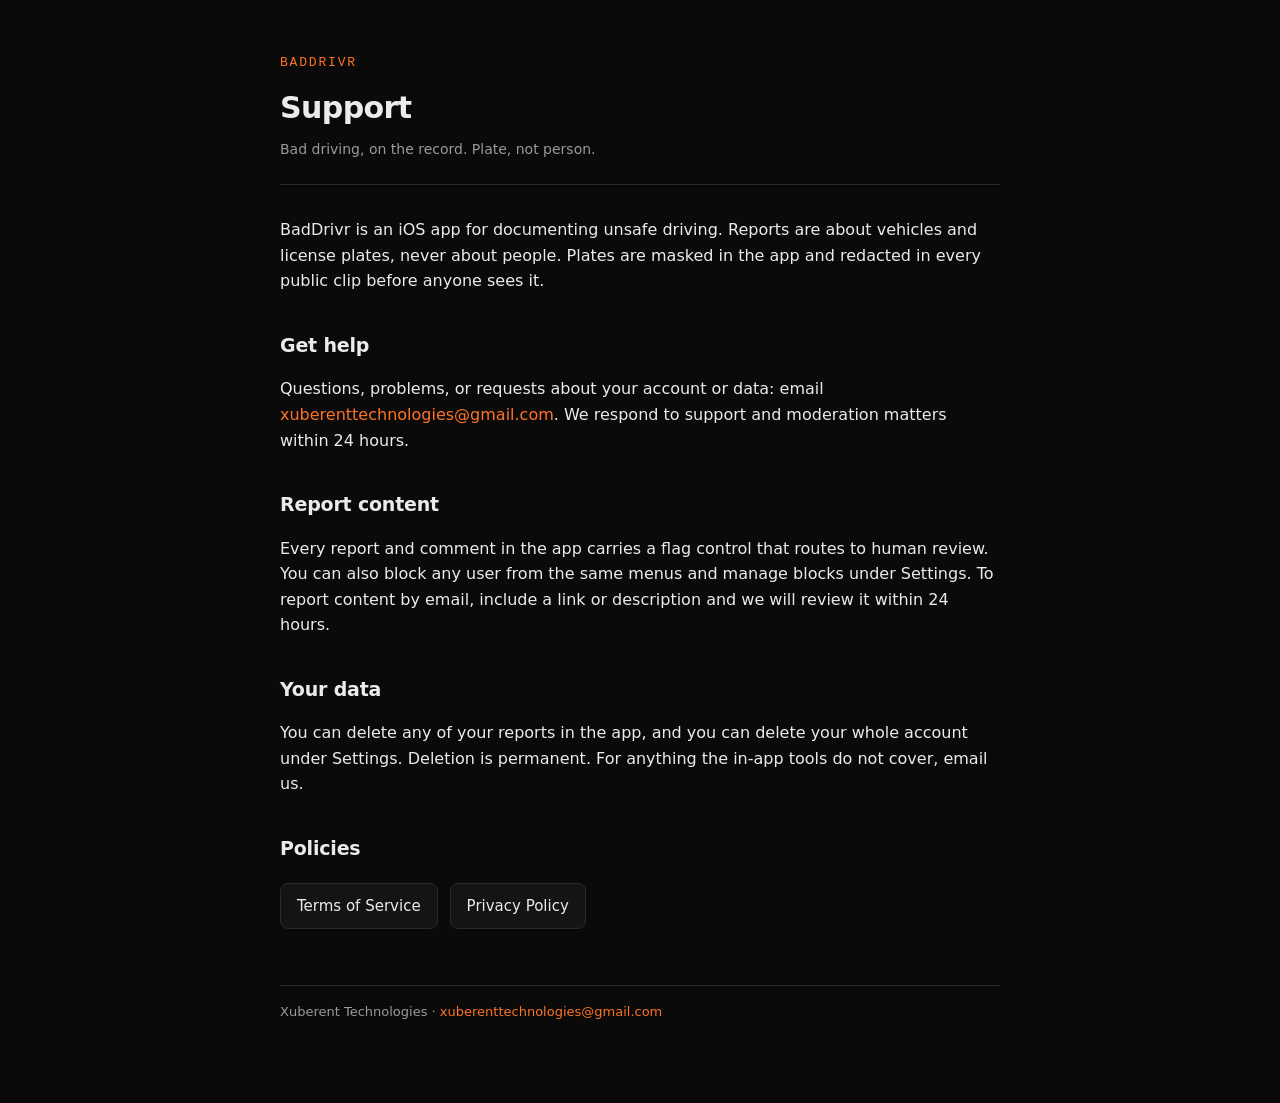
<file: index.html>
<!DOCTYPE html>
<html lang="en">
<head>
<meta charset="utf-8">
<meta name="viewport" content="width=device-width, initial-scale=1">
<meta name="color-scheme" content="dark">
<title>BadDrivr Support</title>
<link rel="stylesheet" href="style.css">
</head>
<body>
<div class="wrap">
  <header>
    <span class="brand">BadDrivr</span>
    <h1>Support</h1>
    <p class="effective">Bad driving, on the record. Plate, not person.</p>
  </header>

  <p>BadDrivr is an iOS app for documenting unsafe driving. Reports are about vehicles and license plates, never about people. Plates are masked in the app and redacted in every public clip before anyone sees it.</p>

  <h2>Get help</h2>
  <p>Questions, problems, or requests about your account or data: email <a href="mailto:xuberenttechnologies@gmail.com">xuberenttechnologies@gmail.com</a>. We respond to support and moderation matters within 24 hours.</p>

  <h2>Report content</h2>
  <p>Every report and comment in the app carries a flag control that routes to human review. You can also block any user from the same menus and manage blocks under Settings. To report content by email, include a link or description and we will review it within 24 hours.</p>

  <h2>Your data</h2>
  <p>You can delete any of your reports in the app, and you can delete your whole account under Settings. Deletion is permanent. For anything the in-app tools do not cover, email us.</p>

  <h2>Policies</h2>
  <nav class="pages">
    <a href="terms.html">Terms of Service</a>
    <a href="privacy.html">Privacy Policy</a>
  </nav>

  <footer>Xuberent Technologies &middot; <a href="mailto:xuberenttechnologies@gmail.com">xuberenttechnologies@gmail.com</a></footer>
</div>
</body>
</html>
</file>
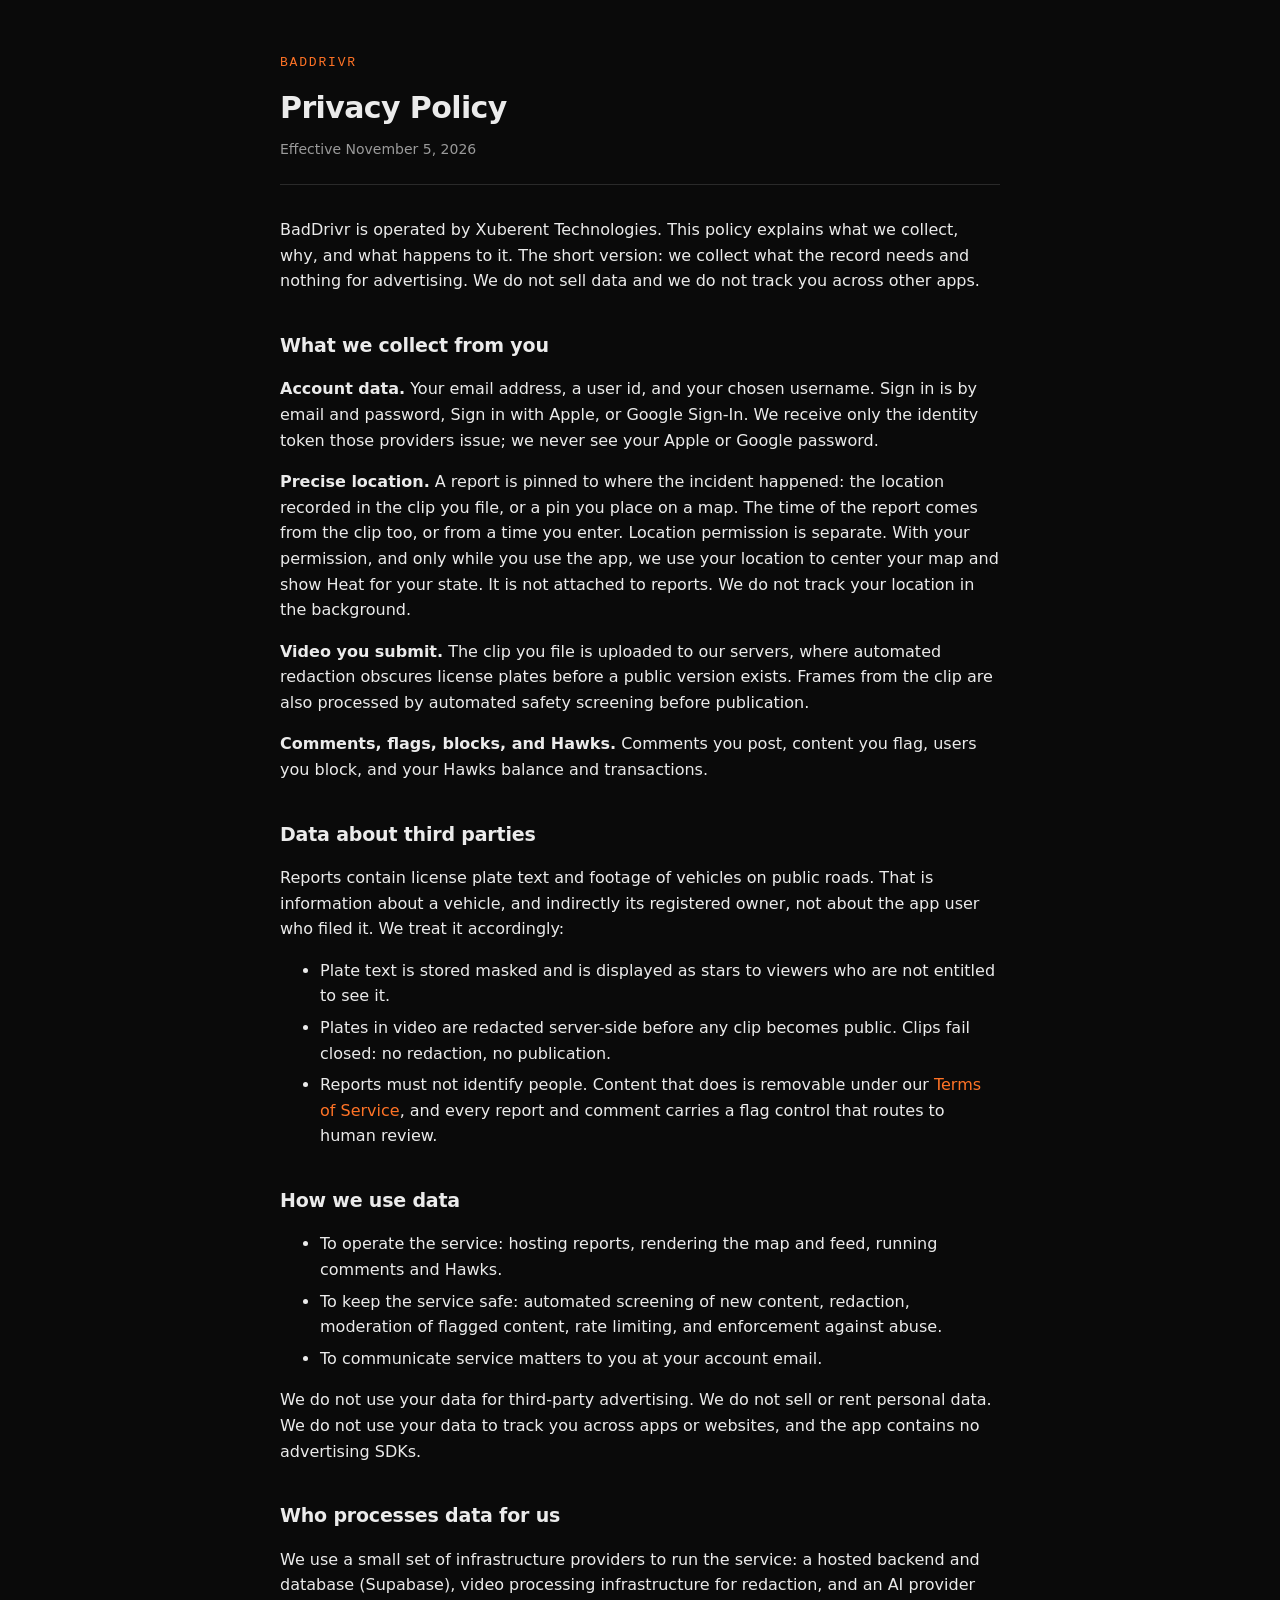
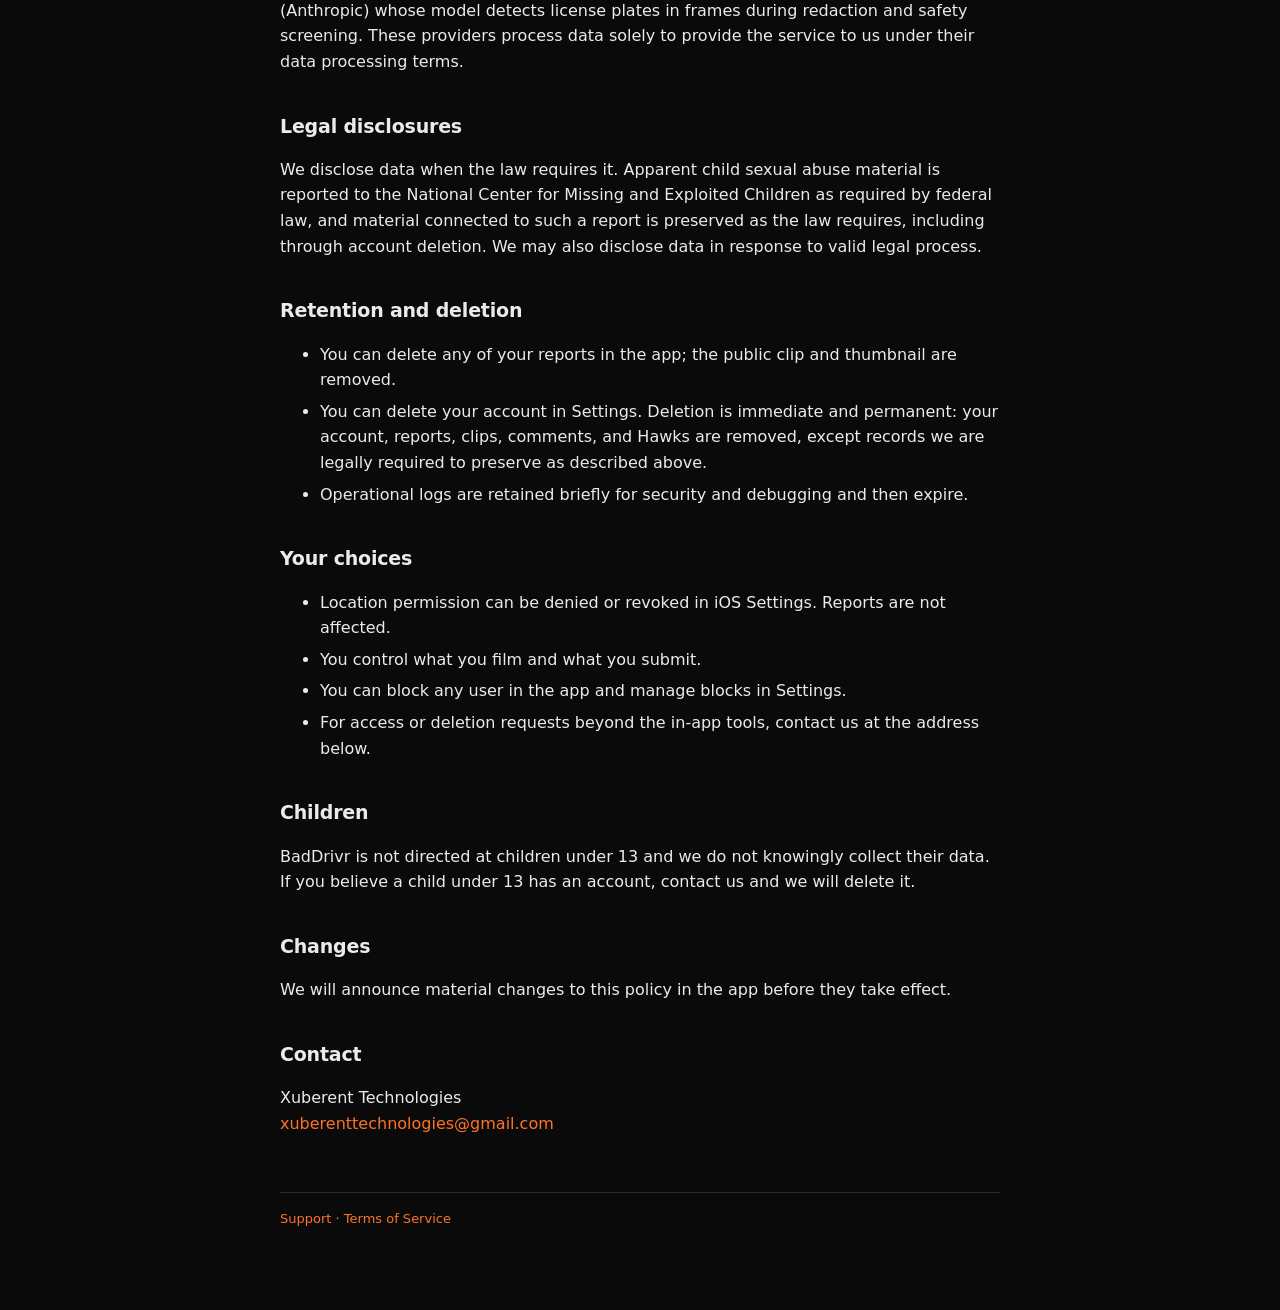
<file: privacy.html>
<!DOCTYPE html>
<html lang="en">
<head>
<meta charset="utf-8">
<meta name="viewport" content="width=device-width, initial-scale=1">
<meta name="color-scheme" content="dark">
<title>BadDrivr Privacy Policy</title>
<link rel="stylesheet" href="style.css">
</head>
<body>
<div class="wrap">
  <header>
    <a class="brand" href="index.html">BadDrivr</a>
    <h1>Privacy Policy</h1>
    <p class="effective">Effective November 5, 2026</p>
  </header>

  <p>BadDrivr is operated by Xuberent Technologies. This policy explains what we collect, why, and what happens to it. The short version: we collect what the record needs and nothing for advertising. We do not sell data and we do not track you across other apps.</p>

  <h2>What we collect from you</h2>
  <p><strong>Account data.</strong> Your email address, a user id, and your chosen username. Sign in is by email and password, Sign in with Apple, or Google Sign-In. We receive only the identity token those providers issue; we never see your Apple or Google password.</p>
  <p><strong>Precise location.</strong> A report is pinned to where the incident happened: the location recorded in the clip you file, or a pin you place on a map. The time of the report comes from the clip too, or from a time you enter. Location permission is separate. With your permission, and only while you use the app, we use your location to center your map and show Heat for your state. It is not attached to reports. We do not track your location in the background.</p>
  <p><strong>Video you submit.</strong> The clip you file is uploaded to our servers, where automated redaction obscures license plates before a public version exists. Frames from the clip are also processed by automated safety screening before publication.</p>
  <p><strong>Comments, flags, blocks, and Hawks.</strong> Comments you post, content you flag, users you block, and your Hawks balance and transactions.</p>

  <h2>Data about third parties</h2>
  <p>Reports contain license plate text and footage of vehicles on public roads. That is information about a vehicle, and indirectly its registered owner, not about the app user who filed it. We treat it accordingly:</p>
  <ul>
    <li>Plate text is stored masked and is displayed as stars to viewers who are not entitled to see it.</li>
    <li>Plates in video are redacted server-side before any clip becomes public. Clips fail closed: no redaction, no publication.</li>
    <li>Reports must not identify people. Content that does is removable under our <a href="terms.html">Terms of Service</a>, and every report and comment carries a flag control that routes to human review.</li>
  </ul>

  <h2>How we use data</h2>
  <ul>
    <li>To operate the service: hosting reports, rendering the map and feed, running comments and Hawks.</li>
    <li>To keep the service safe: automated screening of new content, redaction, moderation of flagged content, rate limiting, and enforcement against abuse.</li>
    <li>To communicate service matters to you at your account email.</li>
  </ul>
  <p>We do not use your data for third-party advertising. We do not sell or rent personal data. We do not use your data to track you across apps or websites, and the app contains no advertising SDKs.</p>

  <h2>Who processes data for us</h2>
  <p>We use a small set of infrastructure providers to run the service: a hosted backend and database (Supabase), video processing infrastructure for redaction, and an AI provider (Anthropic) whose model detects license plates in frames during redaction and safety screening. These providers process data solely to provide the service to us under their data processing terms.</p>

  <h2>Legal disclosures</h2>
  <p>We disclose data when the law requires it. Apparent child sexual abuse material is reported to the National Center for Missing and Exploited Children as required by federal law, and material connected to such a report is preserved as the law requires, including through account deletion. We may also disclose data in response to valid legal process.</p>

  <h2>Retention and deletion</h2>
  <ul>
    <li>You can delete any of your reports in the app; the public clip and thumbnail are removed.</li>
    <li>You can delete your account in Settings. Deletion is immediate and permanent: your account, reports, clips, comments, and Hawks are removed, except records we are legally required to preserve as described above.</li>
    <li>Operational logs are retained briefly for security and debugging and then expire.</li>
  </ul>

  <h2>Your choices</h2>
  <ul>
    <li>Location permission can be denied or revoked in iOS Settings. Reports are not affected.</li>
    <li>You control what you film and what you submit.</li>
    <li>You can block any user in the app and manage blocks in Settings.</li>
    <li>For access or deletion requests beyond the in-app tools, contact us at the address below.</li>
  </ul>

  <h2>Children</h2>
  <p>BadDrivr is not directed at children under 13 and we do not knowingly collect their data. If you believe a child under 13 has an account, contact us and we will delete it.</p>

  <h2>Changes</h2>
  <p>We will announce material changes to this policy in the app before they take effect.</p>

  <h2>Contact</h2>
  <p>Xuberent Technologies<br>
  <a href="mailto:xuberenttechnologies@gmail.com">xuberenttechnologies@gmail.com</a></p>

  <footer><a href="index.html">Support</a> &middot; <a href="terms.html">Terms of Service</a></footer>
</div>
</body>
</html>
</file>
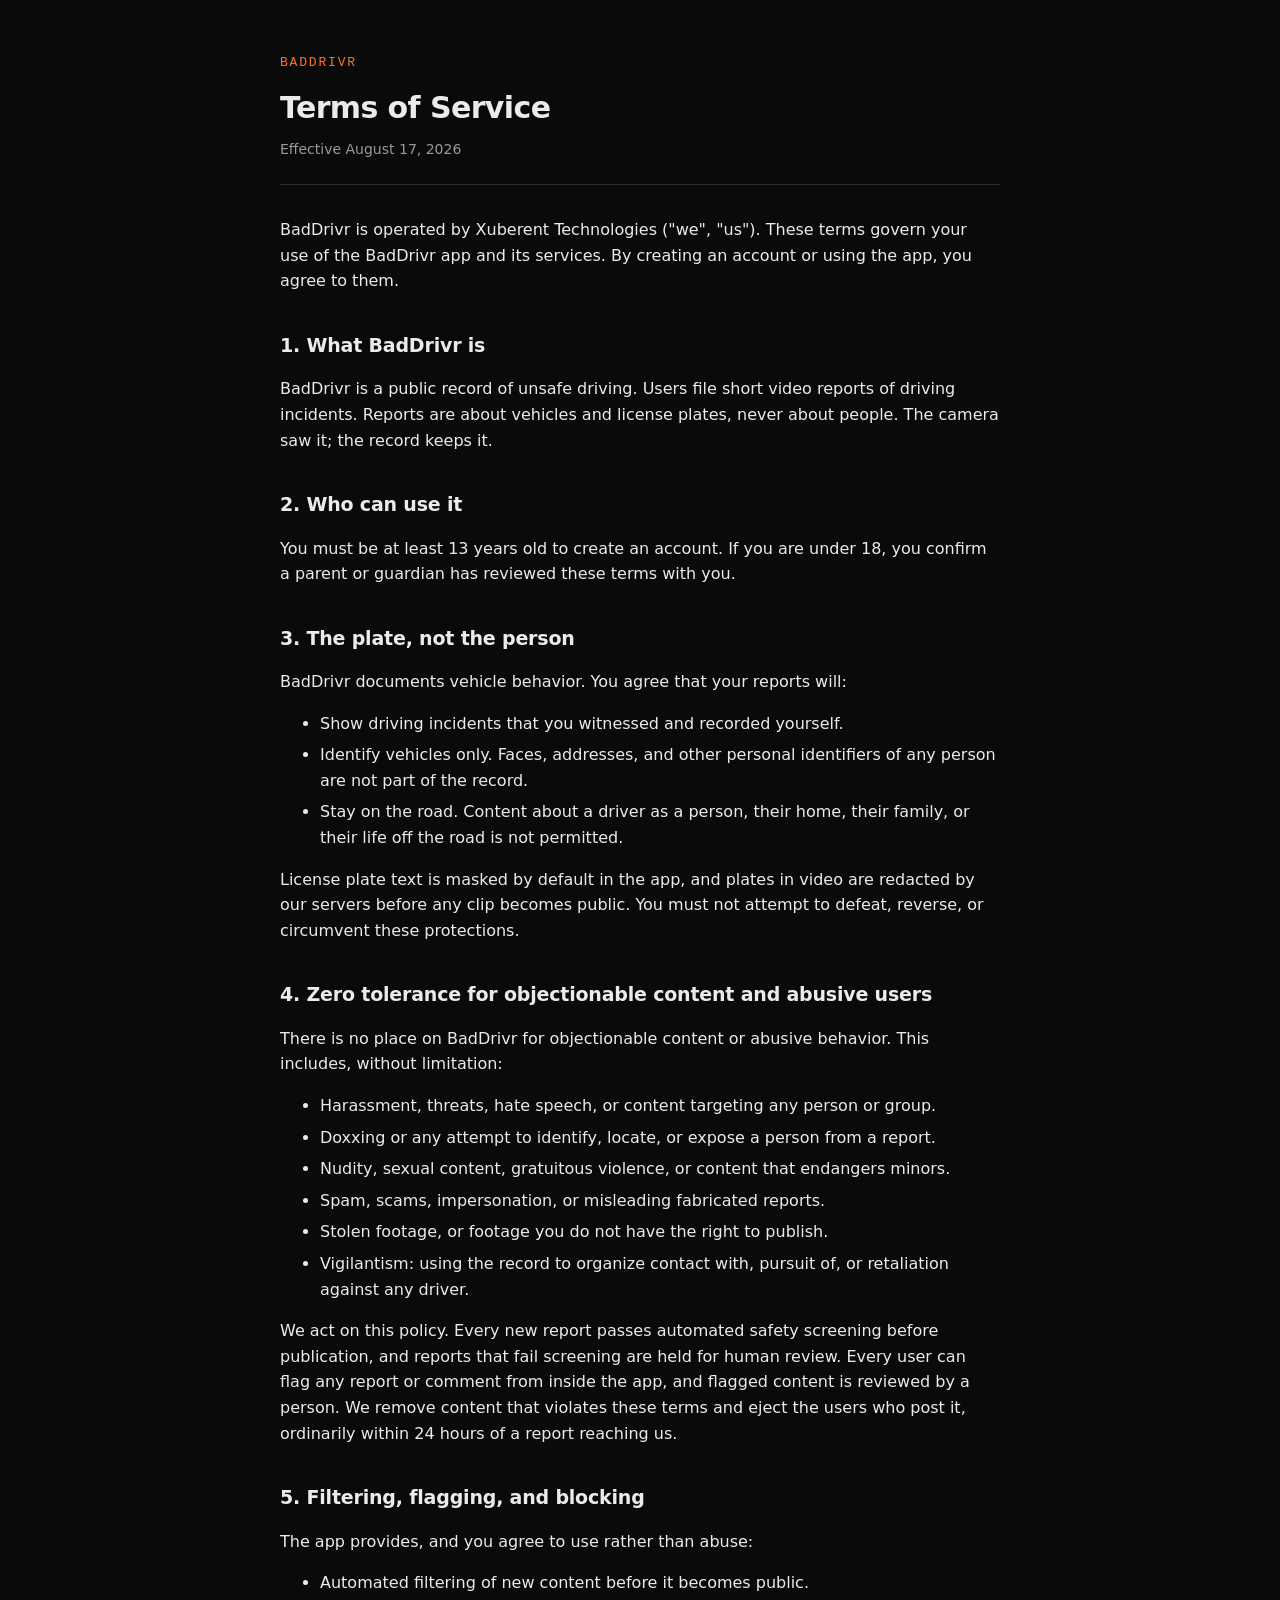
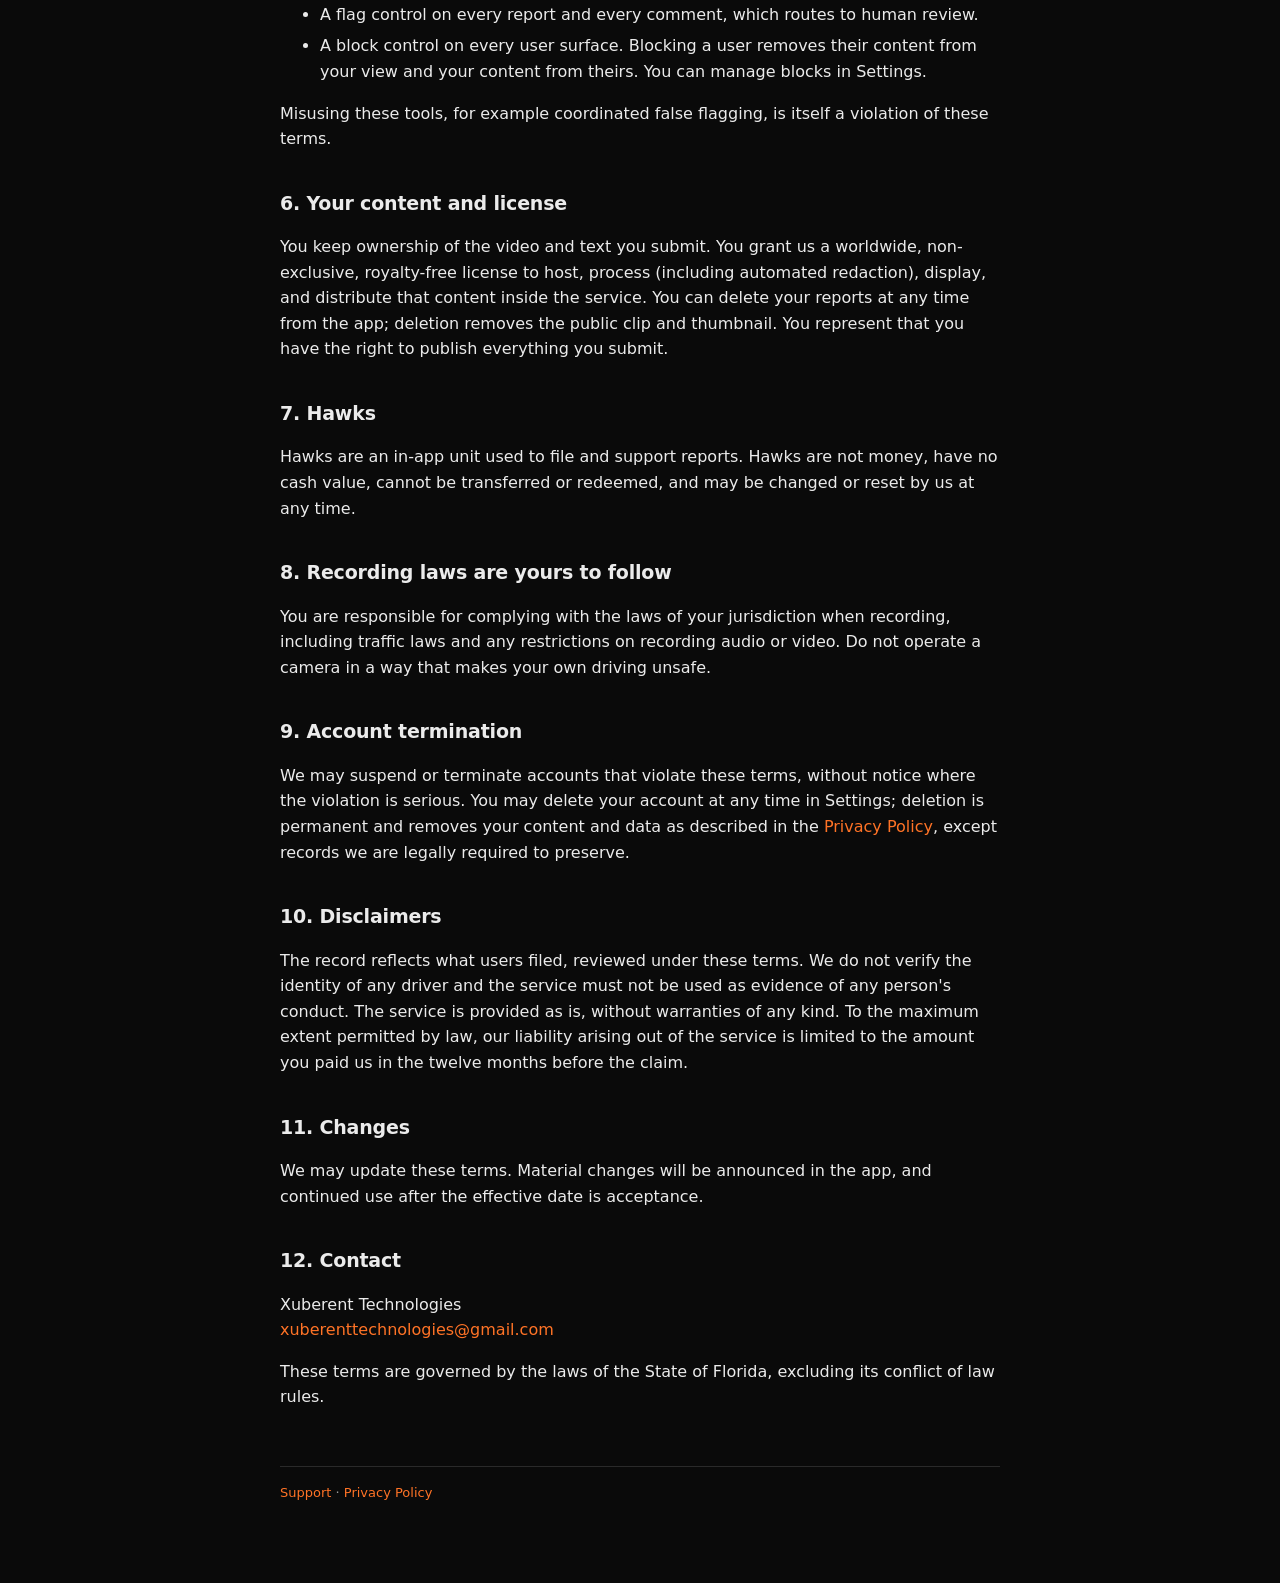
<file: terms.html>
<!DOCTYPE html>
<html lang="en">
<head>
<meta charset="utf-8">
<meta name="viewport" content="width=device-width, initial-scale=1">
<meta name="color-scheme" content="dark">
<title>BadDrivr Terms of Service</title>
<link rel="stylesheet" href="style.css">
</head>
<body>
<div class="wrap">
  <header>
    <a class="brand" href="index.html">BadDrivr</a>
    <h1>Terms of Service</h1>
    <p class="effective">Effective August 17, 2026</p>
  </header>

  <p>BadDrivr is operated by Xuberent Technologies ("we", "us"). These terms govern your use of the BadDrivr app and its services. By creating an account or using the app, you agree to them.</p>

  <h2>1. What BadDrivr is</h2>
  <p>BadDrivr is a public record of unsafe driving. Users file short video reports of driving incidents. Reports are about vehicles and license plates, never about people. The camera saw it; the record keeps it.</p>

  <h2>2. Who can use it</h2>
  <p>You must be at least 13 years old to create an account. If you are under 18, you confirm a parent or guardian has reviewed these terms with you.</p>

  <h2>3. The plate, not the person</h2>
  <p>BadDrivr documents vehicle behavior. You agree that your reports will:</p>
  <ul>
    <li>Show driving incidents that you witnessed and recorded yourself.</li>
    <li>Identify vehicles only. Faces, addresses, and other personal identifiers of any person are not part of the record.</li>
    <li>Stay on the road. Content about a driver as a person, their home, their family, or their life off the road is not permitted.</li>
  </ul>
  <p>License plate text is masked by default in the app, and plates in video are redacted by our servers before any clip becomes public. You must not attempt to defeat, reverse, or circumvent these protections.</p>

  <h2>4. Zero tolerance for objectionable content and abusive users</h2>
  <p>There is no place on BadDrivr for objectionable content or abusive behavior. This includes, without limitation:</p>
  <ul>
    <li>Harassment, threats, hate speech, or content targeting any person or group.</li>
    <li>Doxxing or any attempt to identify, locate, or expose a person from a report.</li>
    <li>Nudity, sexual content, gratuitous violence, or content that endangers minors.</li>
    <li>Spam, scams, impersonation, or misleading fabricated reports.</li>
    <li>Stolen footage, or footage you do not have the right to publish.</li>
    <li>Vigilantism: using the record to organize contact with, pursuit of, or retaliation against any driver.</li>
  </ul>
  <p>We act on this policy. Every new report passes automated safety screening before publication, and reports that fail screening are held for human review. Every user can flag any report or comment from inside the app, and flagged content is reviewed by a person. We remove content that violates these terms and eject the users who post it, ordinarily within 24 hours of a report reaching us.</p>

  <h2>5. Filtering, flagging, and blocking</h2>
  <p>The app provides, and you agree to use rather than abuse:</p>
  <ul>
    <li>Automated filtering of new content before it becomes public.</li>
    <li>A flag control on every report and every comment, which routes to human review.</li>
    <li>A block control on every user surface. Blocking a user removes their content from your view and your content from theirs. You can manage blocks in Settings.</li>
  </ul>
  <p>Misusing these tools, for example coordinated false flagging, is itself a violation of these terms.</p>

  <h2>6. Your content and license</h2>
  <p>You keep ownership of the video and text you submit. You grant us a worldwide, non-exclusive, royalty-free license to host, process (including automated redaction), display, and distribute that content inside the service. You can delete your reports at any time from the app; deletion removes the public clip and thumbnail. You represent that you have the right to publish everything you submit.</p>

  <h2>7. Hawks</h2>
  <p>Hawks are an in-app unit used to file and support reports. Hawks are not money, have no cash value, cannot be transferred or redeemed, and may be changed or reset by us at any time.</p>

  <h2>8. Recording laws are yours to follow</h2>
  <p>You are responsible for complying with the laws of your jurisdiction when recording, including traffic laws and any restrictions on recording audio or video. Do not operate a camera in a way that makes your own driving unsafe.</p>

  <h2>9. Account termination</h2>
  <p>We may suspend or terminate accounts that violate these terms, without notice where the violation is serious. You may delete your account at any time in Settings; deletion is permanent and removes your content and data as described in the <a href="privacy.html">Privacy Policy</a>, except records we are legally required to preserve.</p>

  <h2>10. Disclaimers</h2>
  <p>The record reflects what users filed, reviewed under these terms. We do not verify the identity of any driver and the service must not be used as evidence of any person's conduct. The service is provided as is, without warranties of any kind. To the maximum extent permitted by law, our liability arising out of the service is limited to the amount you paid us in the twelve months before the claim.</p>

  <h2>11. Changes</h2>
  <p>We may update these terms. Material changes will be announced in the app, and continued use after the effective date is acceptance.</p>

  <h2>12. Contact</h2>
  <p>Xuberent Technologies<br>
  <a href="mailto:xuberenttechnologies@gmail.com">xuberenttechnologies@gmail.com</a></p>
  <p>These terms are governed by the laws of the State of Florida, excluding its conflict of law rules.</p>

  <footer><a href="index.html">Support</a> &middot; <a href="privacy.html">Privacy Policy</a></footer>
</div>
</body>
</html>
</file>
<file: style.css>
:root {
  --ink: #0A0A0A;
  --surface: #141414;
  --stroke: #2A2A2A;
  --text: #EBEBEB;
  --muted: #9A9A9A;
  --hawk: #FF7326;
}
* { box-sizing: border-box; }
html { background: var(--ink); }
body {
  background: var(--ink);
  color: var(--text);
  font-family: -apple-system, BlinkMacSystemFont, "Segoe UI", system-ui, sans-serif;
  line-height: 1.6;
  margin: 0;
  padding: 0 20px 80px;
}
.wrap { max-width: 720px; margin: 0 auto; }
header { padding: 48px 0 24px; border-bottom: 1px solid var(--stroke); margin-bottom: 32px; }
.brand {
  font-size: 13px;
  letter-spacing: 0.14em;
  text-transform: uppercase;
  color: var(--hawk);
  font-family: ui-monospace, "SF Mono", Menlo, monospace;
  text-decoration: none;
}
h1 { font-size: 30px; font-weight: 800; letter-spacing: -0.02em; margin: 10px 0 6px; }
.effective { color: var(--muted); font-size: 14px; margin: 0; }
h2 { font-size: 19px; font-weight: 700; margin: 36px 0 10px; letter-spacing: -0.01em; }
p, li { color: var(--text); font-size: 16px; }
li { margin: 6px 0; }
strong { font-weight: 650; }
a { color: var(--hawk); text-decoration: none; }
a:hover { text-decoration: underline; }
.muted { color: var(--muted); }
nav.pages { display: flex; gap: 12px; flex-wrap: wrap; margin-top: 20px; }
nav.pages a {
  border: 1px solid var(--stroke);
  background: var(--surface);
  border-radius: 8px;
  padding: 10px 16px;
  color: var(--text);
  font-size: 15px;
}
nav.pages a:hover { border-color: var(--hawk); text-decoration: none; }
footer { margin-top: 56px; padding-top: 16px; border-top: 1px solid var(--stroke); color: var(--muted); font-size: 13px; }
</file>
